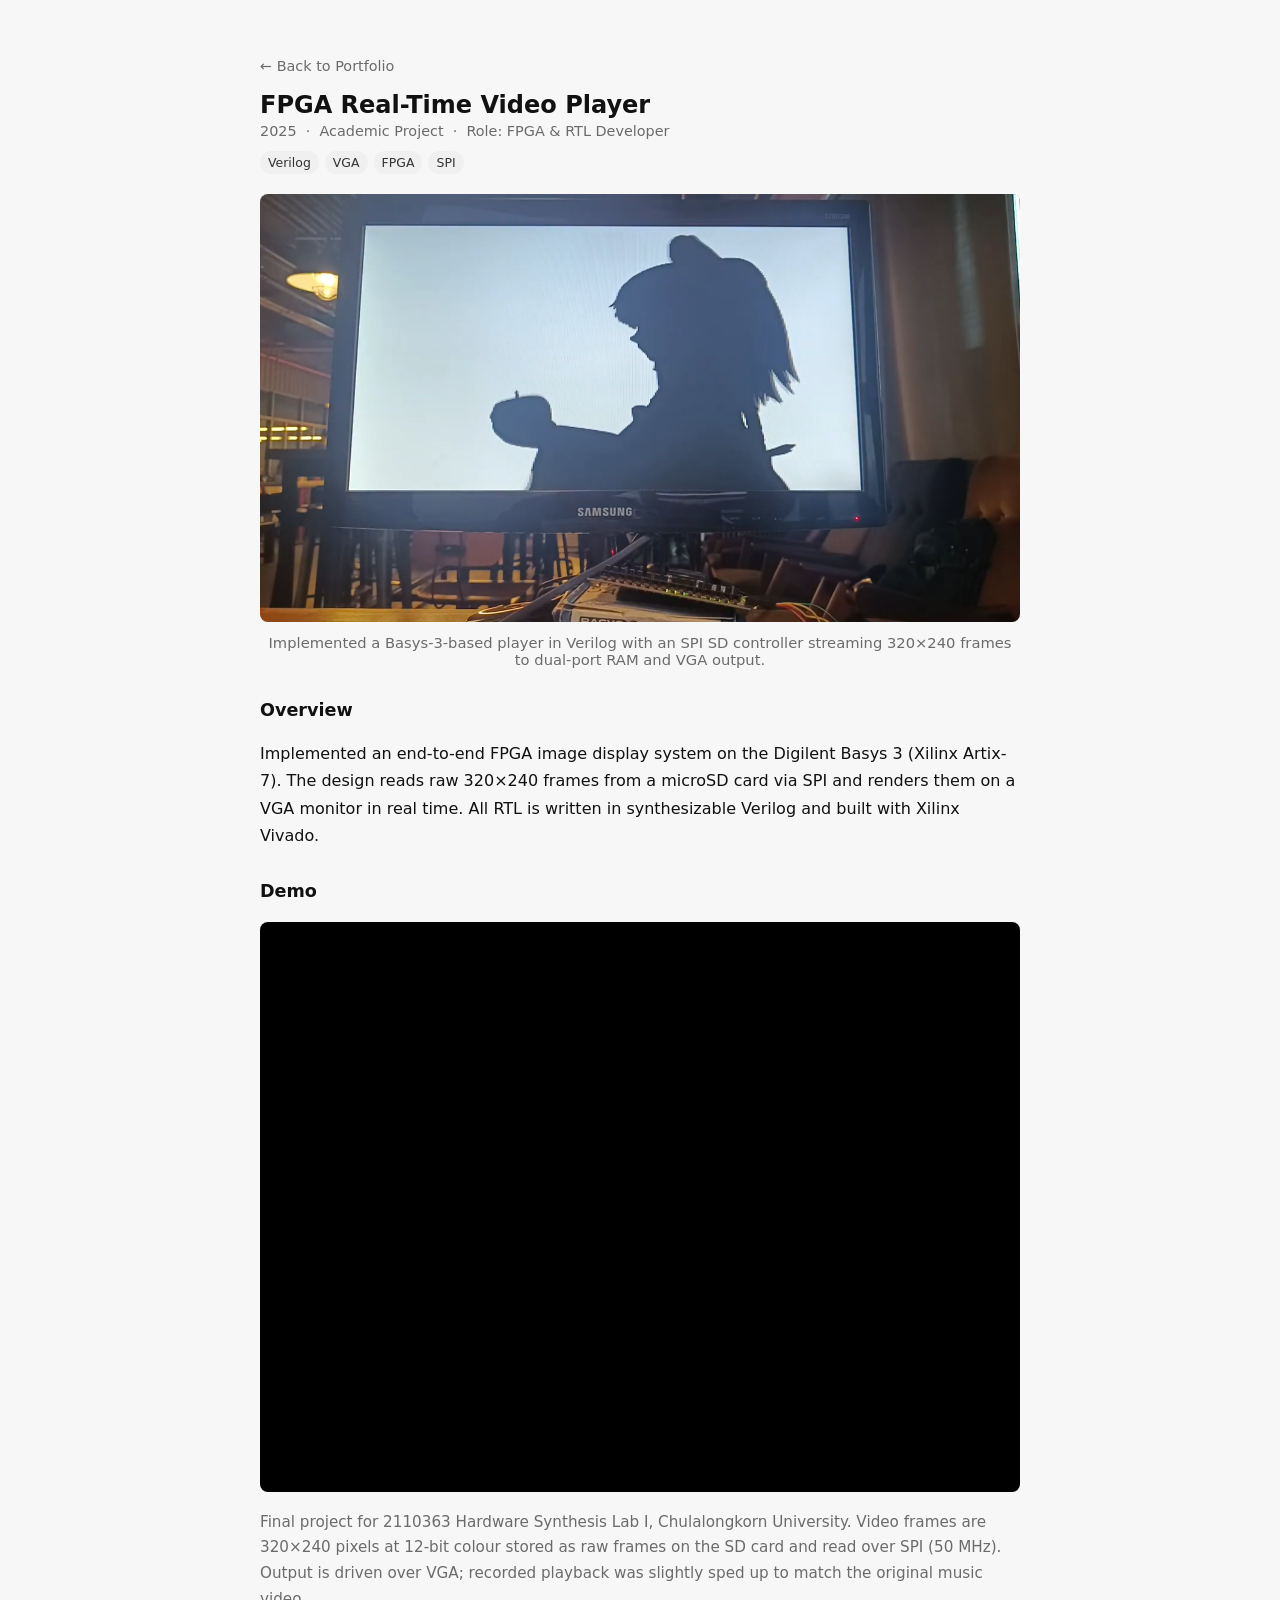
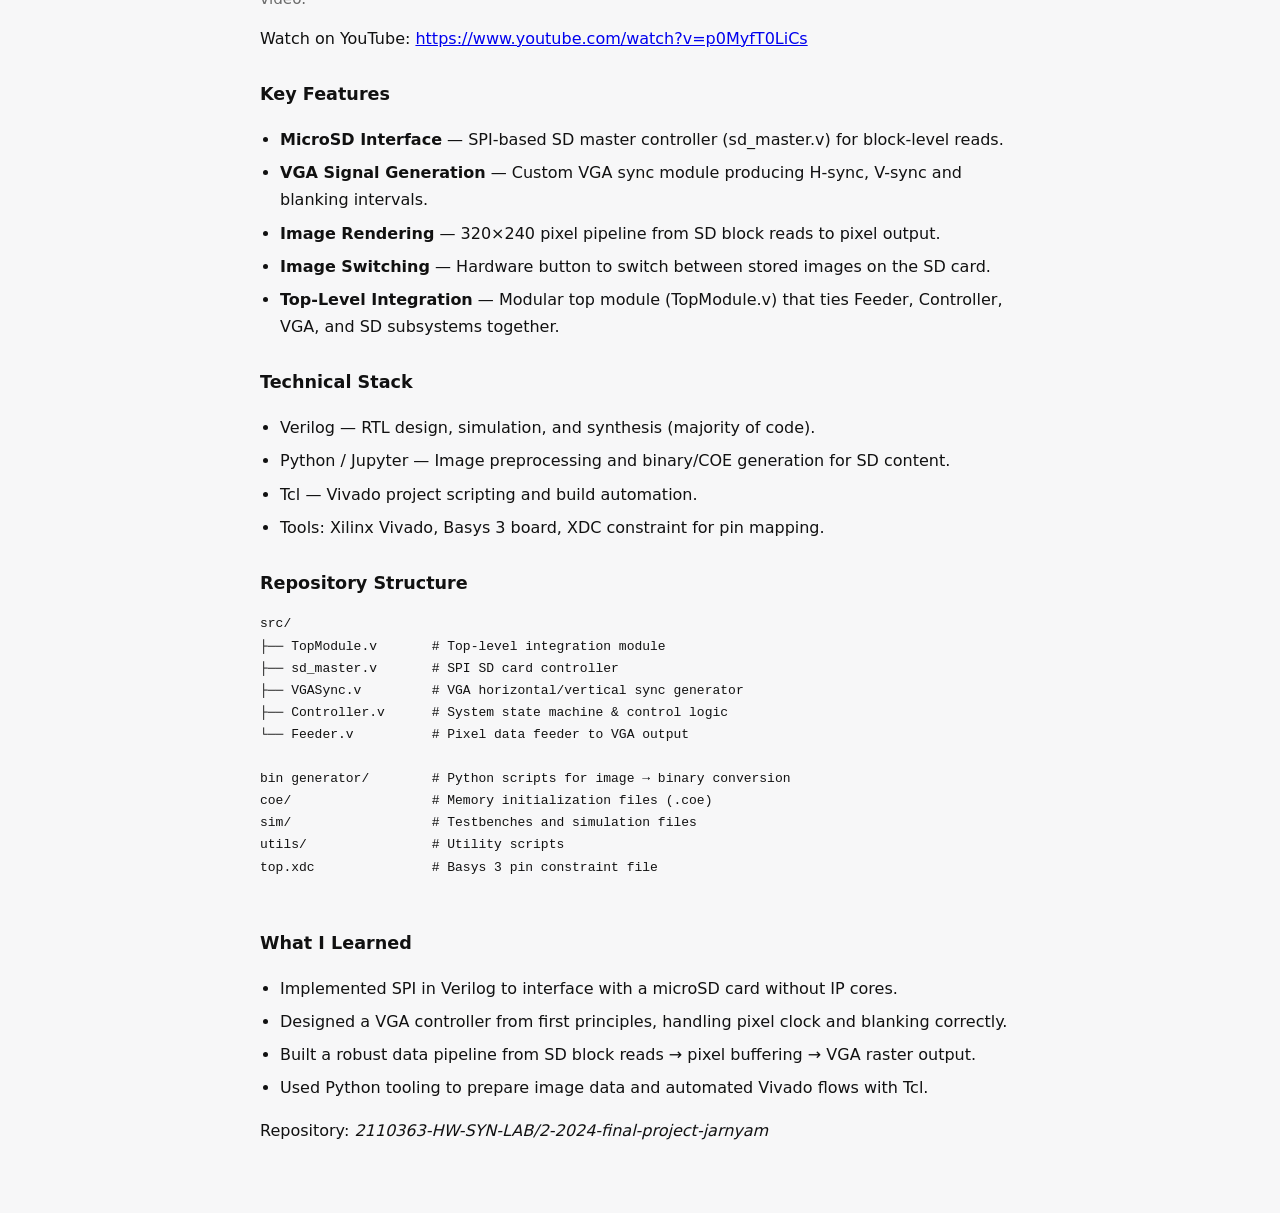
<file: portfolio/projects/fpga-video-player/index.html>
<!doctype html>
<html lang="en">
  <head>
    <meta charset="utf-8" />
    <meta name="viewport" content="width=device-width,initial-scale=1" />
    <title>FPGA Image Display System — Basys 3</title>
    <link rel="stylesheet" href="../../styles.css">
  <script src="../../meta-loader.js" defer></script>
</head>
<body>
  <div class="wrap">
    <!-- Header -->
    <a class="back" href="../../portfolio.html">← Back to Portfolio</a>
    <h1 id="project-title">Loading…</h1>
    <div id="project-meta" class="meta">&nbsp;</div>
    <div id="project-tags" class="tags"></div>

    <figure class="inbody-figure">
      <img id="project-thumb" class="inbody-img thumbnail" src="" alt="Project thumbnail" loading="lazy">
      <figcaption id="project-thumb-caption"></figcaption>
    </figure>

      <div class="body">
        <h2>Overview</h2>
        <p>
          Implemented an end-to-end FPGA image display system on the Digilent Basys 3 (Xilinx Artix-7).
          The design reads raw 320×240 frames from a microSD card via SPI and renders them on a VGA monitor in real time.
          All RTL is written in synthesizable Verilog and built with Xilinx Vivado.
        </p>

        <h2>Demo</h2>
        <div class="video-wrapper">
          <iframe src="https://www.youtube.com/embed/p0MyfT0LiCs" title="FPGA Video Demo" allowfullscreen></iframe>
        </div>
        <p class="demo-note">Final project for 2110363 Hardware Synthesis Lab I, Chulalongkorn University. Video frames are 320×240 pixels at 12-bit colour stored as raw frames on the SD card and read over SPI (50 MHz). Output is driven over VGA; recorded playback was slightly sped up to match the original music video.</p>
        <p>Watch on YouTube: <a href="https://www.youtube.com/watch?v=p0MyfT0LiCs" target="_blank" rel="noopener">https://www.youtube.com/watch?v=p0MyfT0LiCs</a></p>

        <h2>Key Features</h2>
        <ul>
          <li><strong>MicroSD Interface</strong> — SPI-based SD master controller (sd_master.v) for block-level reads.</li>
          <li><strong>VGA Signal Generation</strong> — Custom VGA sync module producing H-sync, V-sync and blanking intervals.</li>
          <li><strong>Image Rendering</strong> — 320×240 pixel pipeline from SD block reads to pixel output.</li>
          <li><strong>Image Switching</strong> — Hardware button to switch between stored images on the SD card.</li>
          <li><strong>Top-Level Integration</strong> — Modular top module (TopModule.v) that ties Feeder, Controller, VGA, and SD subsystems together.</li>
        </ul>

        <h2>Technical Stack</h2>
        <ul>
          <li>Verilog — RTL design, simulation, and synthesis (majority of code).</li>
          <li>Python / Jupyter — Image preprocessing and binary/COE generation for SD content.</li>
          <li>Tcl — Vivado project scripting and build automation.</li>
          <li>Tools: Xilinx Vivado, Basys 3 board, XDC constraint for pin mapping.</li>
        </ul>

        <h2>Repository Structure</h2>
        <pre>
src/
├── TopModule.v       # Top-level integration module
├── sd_master.v       # SPI SD card controller
├── VGASync.v         # VGA horizontal/vertical sync generator
├── Controller.v      # System state machine & control logic
└── Feeder.v          # Pixel data feeder to VGA output

bin generator/        # Python scripts for image → binary conversion
coe/                  # Memory initialization files (.coe)
sim/                  # Testbenches and simulation files
utils/                # Utility scripts
top.xdc               # Basys 3 pin constraint file
        </pre>

        <h2>What I Learned</h2>
        <ul>
          <li>Implemented SPI in Verilog to interface with a microSD card without IP cores.</li>
          <li>Designed a VGA controller from first principles, handling pixel clock and blanking correctly.</li>
          <li>Built a robust data pipeline from SD block reads → pixel buffering → VGA raster output.</li>
          <li>Used Python tooling to prepare image data and automated Vivado flows with Tcl.</li>
        </ul>

        <p>Repository: <em>2110363-HW-SYN-LAB/2-2024-final-project-jarnyam</em></p>
      </div>
    </div>
  </body>
</html>
</file>
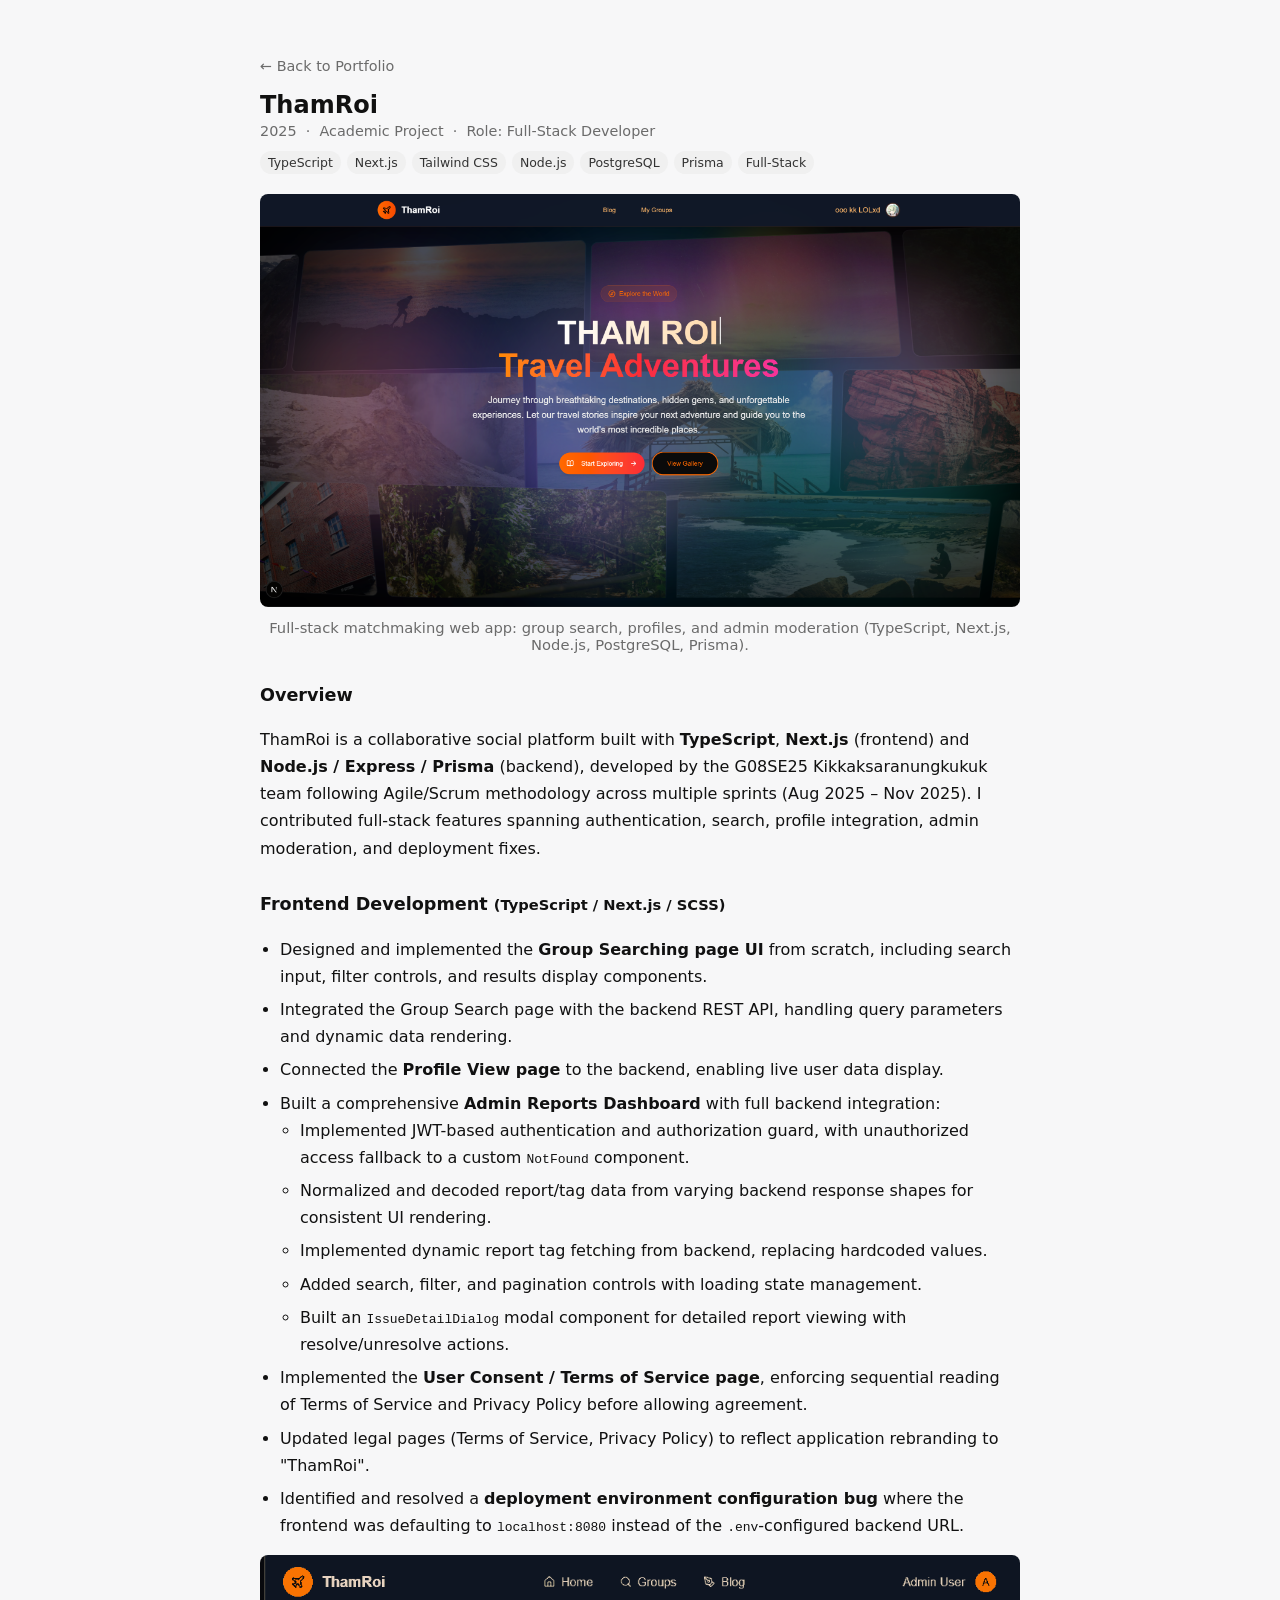
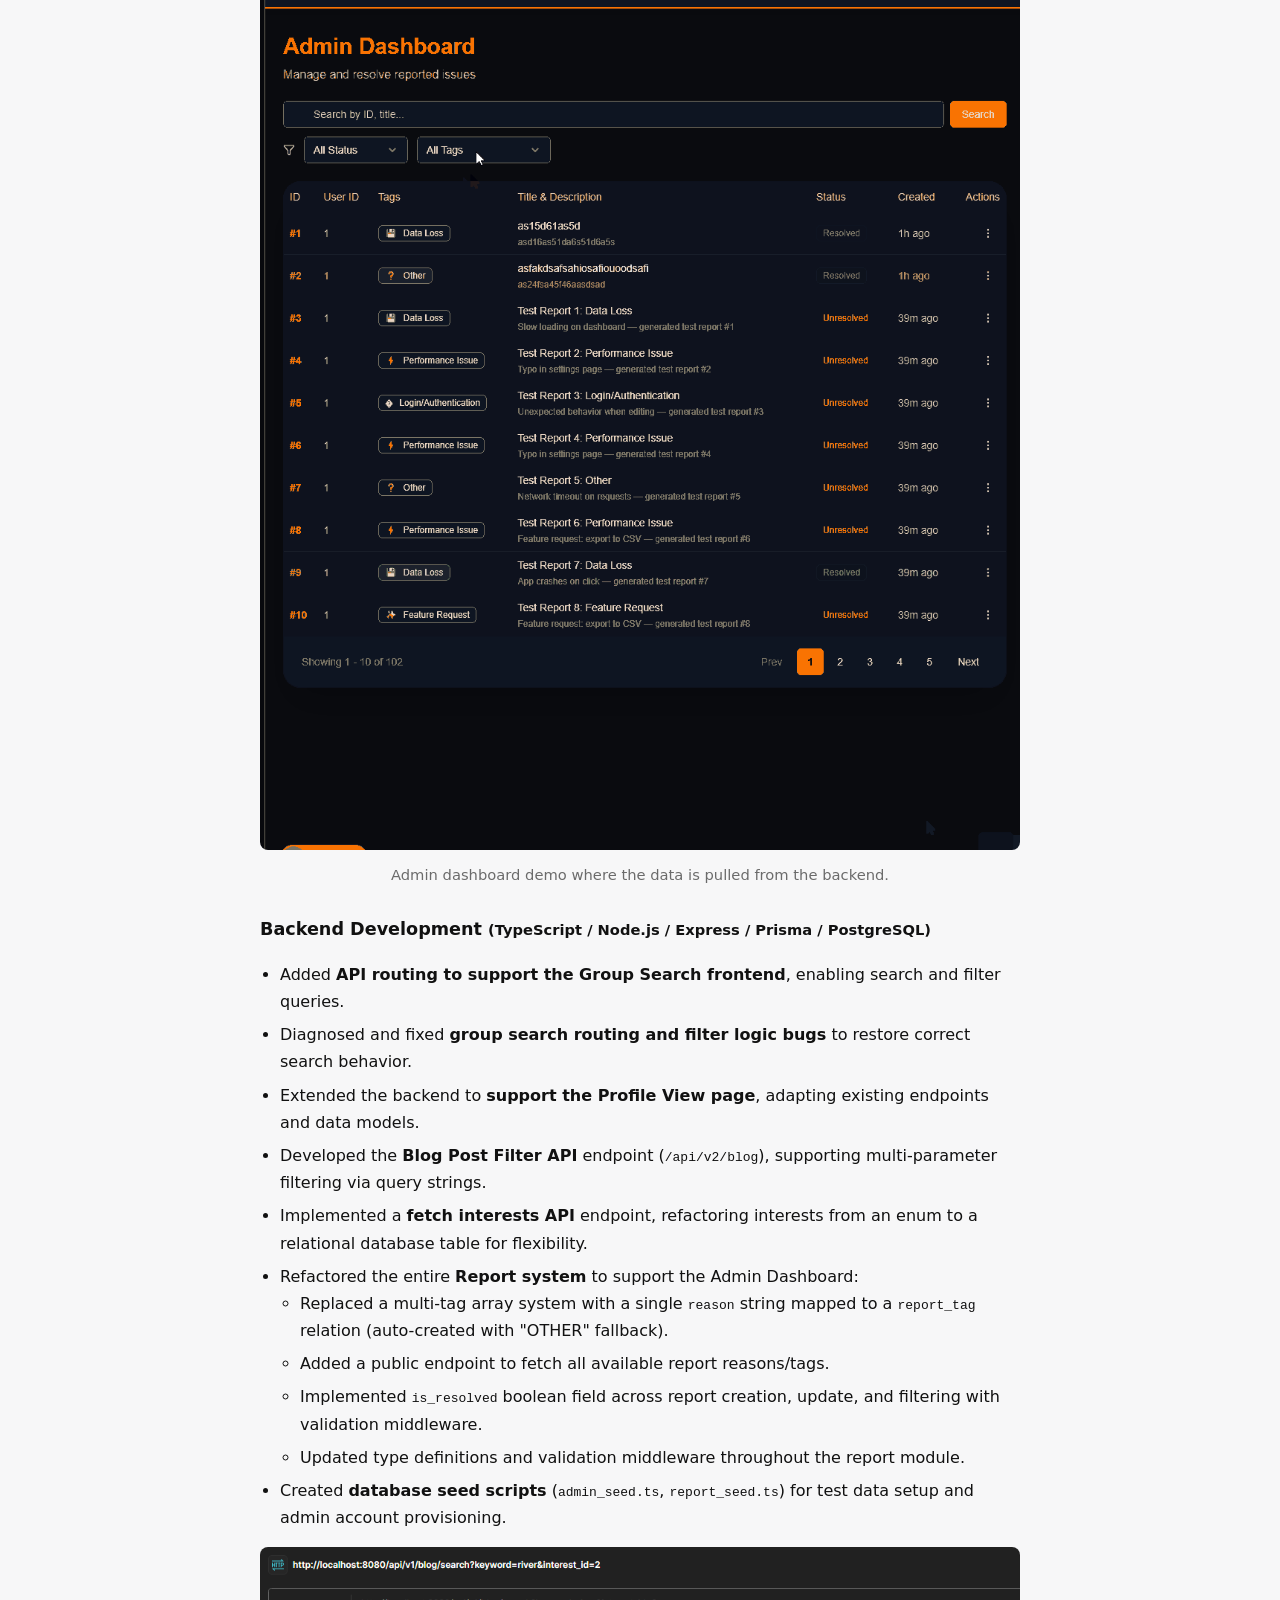
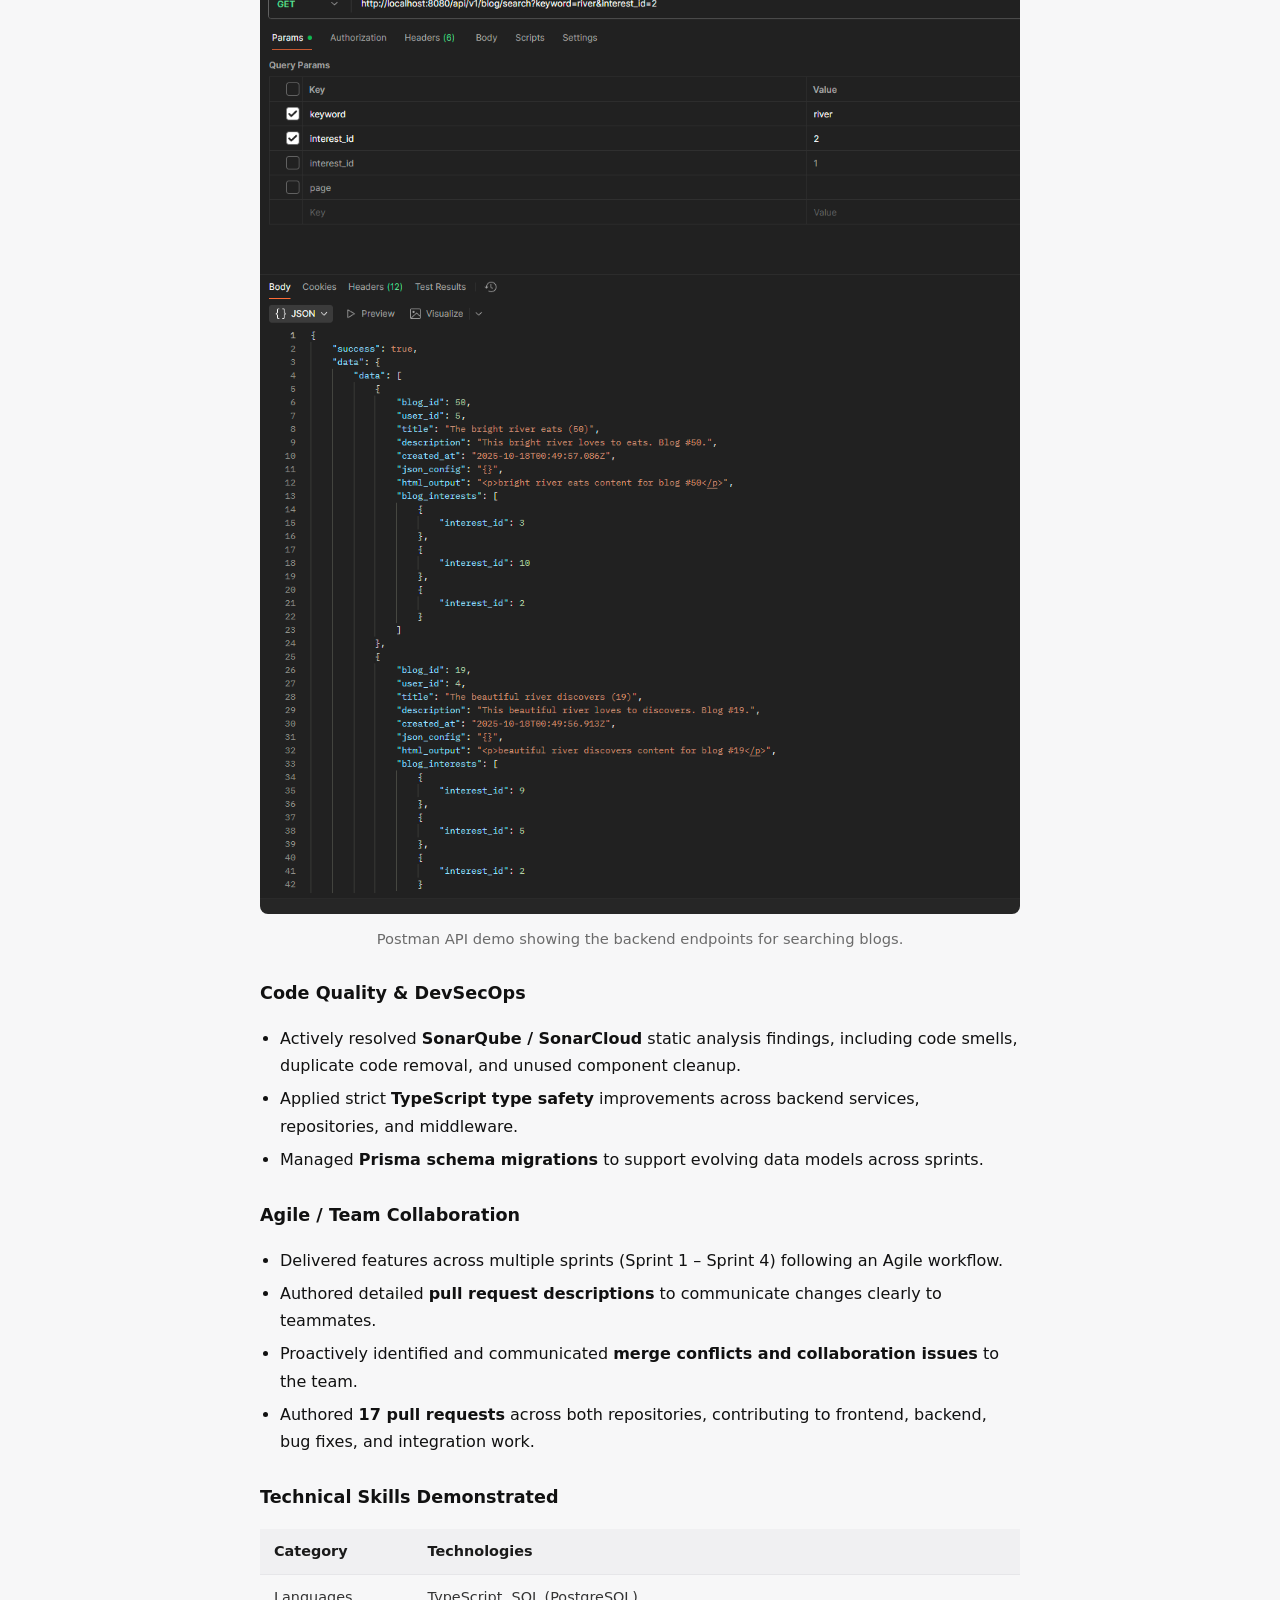
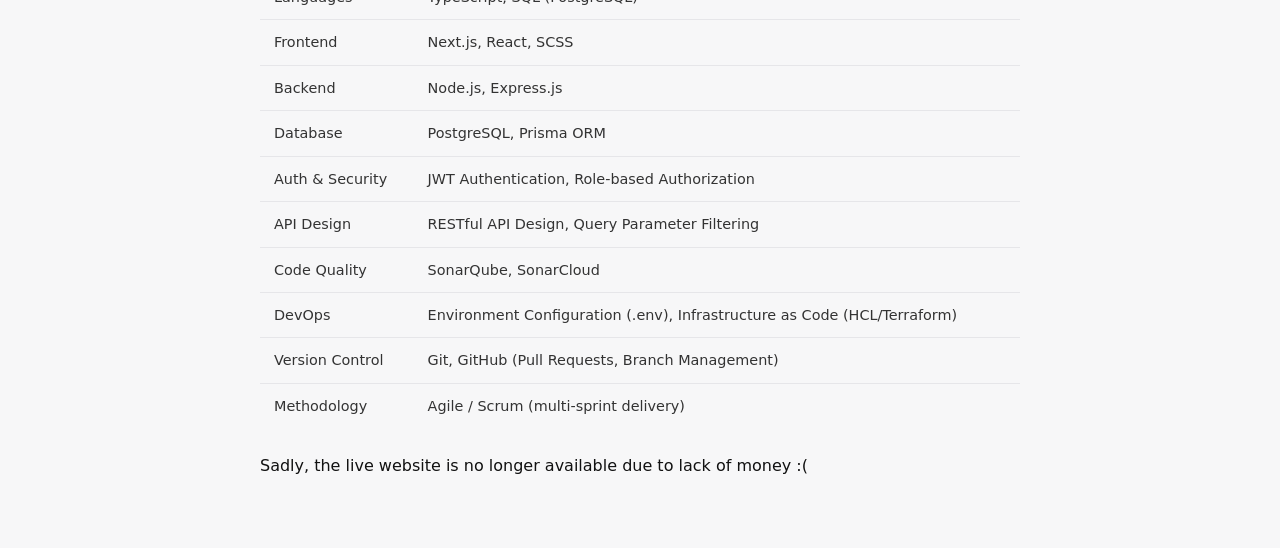
<file: portfolio/projects/thamroi/index.html>
<!doctype html>
<html lang="en">

<head>
  <meta charset="utf-8">
  <meta name="viewport" content="width=device-width,initial-scale=1">
  <title>ThamRoi — Project</title>
  <link rel="stylesheet" href="../../styles.css">
  <script src="../../meta-loader.js" defer></script>
</head>

<body>
  <div class="wrap">
    <!-- Header -->
    <a class="back" href="../../portfolio.html">← Back to Portfolio</a>
    <h1 id="project-title">Loading…</h1>
    <div id="project-meta" class="meta">&nbsp;</div>
    <div id="project-tags" class="tags"></div>

    <figure class="inbody-figure">
      <img id="project-thumb" class="inbody-img thumbnail" src="" alt="Project thumbnail" loading="lazy">
      <figcaption id="project-thumb-caption"></figcaption>
    </figure>

    <div class="body">
      <h2>Overview</h2>
      <p>ThamRoi is a collaborative social platform built with <strong>TypeScript</strong>, <strong>Next.js</strong>
        (frontend) and <strong>Node.js / Express / Prisma</strong> (backend), developed by the G08SE25
        Kikkaksaranungkukuk team following Agile/Scrum methodology across multiple sprints (Aug&nbsp;2025 –
        Nov&nbsp;2025). I contributed full-stack features spanning authentication, search, profile integration, admin
        moderation, and deployment fixes.
      </p>

      <h2>Frontend Development <small>(TypeScript / Next.js / SCSS)</small></h2>
      <ul>
        <li>Designed and implemented the <strong>Group Searching page UI</strong> from scratch, including search
          input, filter controls, and results display components.</li>
        <li>Integrated the Group Search page with the backend REST API, handling query parameters and dynamic data
          rendering.</li>
        <li>Connected the <strong>Profile View page</strong> to the backend, enabling live user data display.</li>
        <li>Built a comprehensive <strong>Admin Reports Dashboard</strong> with full backend integration:
          <ul>
            <li>Implemented JWT-based authentication and authorization guard, with unauthorized access fallback to a
              custom <code>NotFound</code> component.</li>
            <li>Normalized and decoded report/tag data from varying backend response shapes for consistent UI
              rendering.</li>
            <li>Implemented dynamic report tag fetching from backend, replacing hardcoded values.</li>
            <li>Added search, filter, and pagination controls with loading state management.</li>
            <li>Built an <code>IssueDetailDialog</code> modal component for detailed report viewing with
              resolve/unresolve actions.</li>
          </ul>
        </li>
        <li>Implemented the <strong>User Consent / Terms of Service page</strong>, enforcing sequential reading of
          Terms of Service and Privacy Policy before allowing agreement.</li>
        <li>Updated legal pages (Terms of Service, Privacy Policy) to reflect application rebranding to
          "ThamRoi".</li>
        <li>Identified and resolved a <strong>deployment environment configuration bug</strong> where the frontend
          was defaulting to <code>localhost:8080</code> instead of the <code>.env</code>-configured backend URL.
        </li>
      </ul>

      <figure class="inbody-figure">
        <img class="inbody-img" src="admin-dashboard.gif" alt="Admin dashboard demo" loading="lazy">
        <figcaption>Admin dashboard demo where the data is pulled from the backend.</figcaption>
      </figure>

      <h2>Backend Development <small>(TypeScript / Node.js / Express / Prisma / PostgreSQL)</small></h2>
      <ul>
        <li>Added <strong>API routing to support the Group Search frontend</strong>, enabling search and filter
          queries.</li>
        <li>Diagnosed and fixed <strong>group search routing and filter logic bugs</strong> to restore correct
          search behavior.</li>
        <li>Extended the backend to <strong>support the Profile View page</strong>, adapting existing endpoints and
          data models.</li>
        <li>Developed the <strong>Blog Post Filter API</strong> endpoint (<code>/api/v2/blog</code>), supporting
          multi-parameter filtering via query strings.</li>
        <li>Implemented a <strong>fetch interests API</strong> endpoint, refactoring interests from an enum to a
          relational database table for flexibility.</li>
        <li>Refactored the entire <strong>Report system</strong> to support the Admin Dashboard:
          <ul>
            <li>Replaced a multi-tag array system with a single <code>reason</code> string mapped to a
              <code>report_tag</code> relation (auto-created with "OTHER" fallback).</li>
            <li>Added a public endpoint to fetch all available report reasons/tags.</li>
            <li>Implemented <code>is_resolved</code> boolean field across report creation, update, and filtering
              with validation middleware.</li>
            <li>Updated type definitions and validation middleware throughout the report module.</li>
          </ul>
        </li>
        <li>Created <strong>database seed scripts</strong> (<code>admin_seed.ts</code>,
          <code>report_seed.ts</code>) for test data setup and admin account provisioning.</li>
      </ul>

      <figure class="inbody-figure">
        <img class="inbody-img" src="postmanapi.png" alt="Postman API demo" loading="lazy">
        <figcaption>Postman API demo showing the backend endpoints for searching blogs.</figcaption>
      </figure>

      <h2>Code Quality &amp; DevSecOps</h2>
      <ul>
        <li>Actively resolved <strong>SonarQube / SonarCloud</strong> static analysis findings, including code
          smells, duplicate code removal, and unused component cleanup.</li>
        <li>Applied strict <strong>TypeScript type safety</strong> improvements across backend services,
          repositories, and middleware.</li>
        <li>Managed <strong>Prisma schema migrations</strong> to support evolving data models across sprints.</li>
      </ul>

      <h2>Agile / Team Collaboration</h2>
      <ul>
        <li>Delivered features across multiple sprints (Sprint 1 – Sprint 4) following an Agile workflow.</li>
        <li>Authored detailed <strong>pull request descriptions</strong> to communicate changes clearly to
          teammates.</li>
        <li>Proactively identified and communicated <strong>merge conflicts and collaboration issues</strong> to the
          team.</li>
        <li>Authored <strong>17 pull requests</strong> across both repositories, contributing to frontend, backend,
          bug fixes, and integration work.</li>
      </ul>

      <h2>Technical Skills Demonstrated</h2>
      <table>
        <thead>
          <tr><th>Category</th><th>Technologies</th></tr>
        </thead>
        <tbody>
          <tr><td>Languages</td><td>TypeScript, SQL (PostgreSQL)</td></tr>
          <tr><td>Frontend</td><td>Next.js, React, SCSS</td></tr>
          <tr><td>Backend</td><td>Node.js, Express.js</td></tr>
          <tr><td>Database</td><td>PostgreSQL, Prisma ORM</td></tr>
          <tr><td>Auth &amp; Security</td><td>JWT Authentication, Role-based Authorization</td></tr>
          <tr><td>API Design</td><td>RESTful API Design, Query Parameter Filtering</td></tr>
          <tr><td>Code Quality</td><td>SonarQube, SonarCloud</td></tr>
          <tr><td>DevOps</td><td>Environment Configuration (.env), Infrastructure as Code (HCL/Terraform)</td></tr>
          <tr><td>Version Control</td><td>Git, GitHub (Pull Requests, Branch Management)</td></tr>
          <tr><td>Methodology</td><td>Agile / Scrum (multi-sprint delivery)</td></tr>
        </tbody>
      </table>

      <p>Sadly, the live website is no longer available due to lack of money :(</p>
    </div>
  </div>
</body>

</html>
</file>
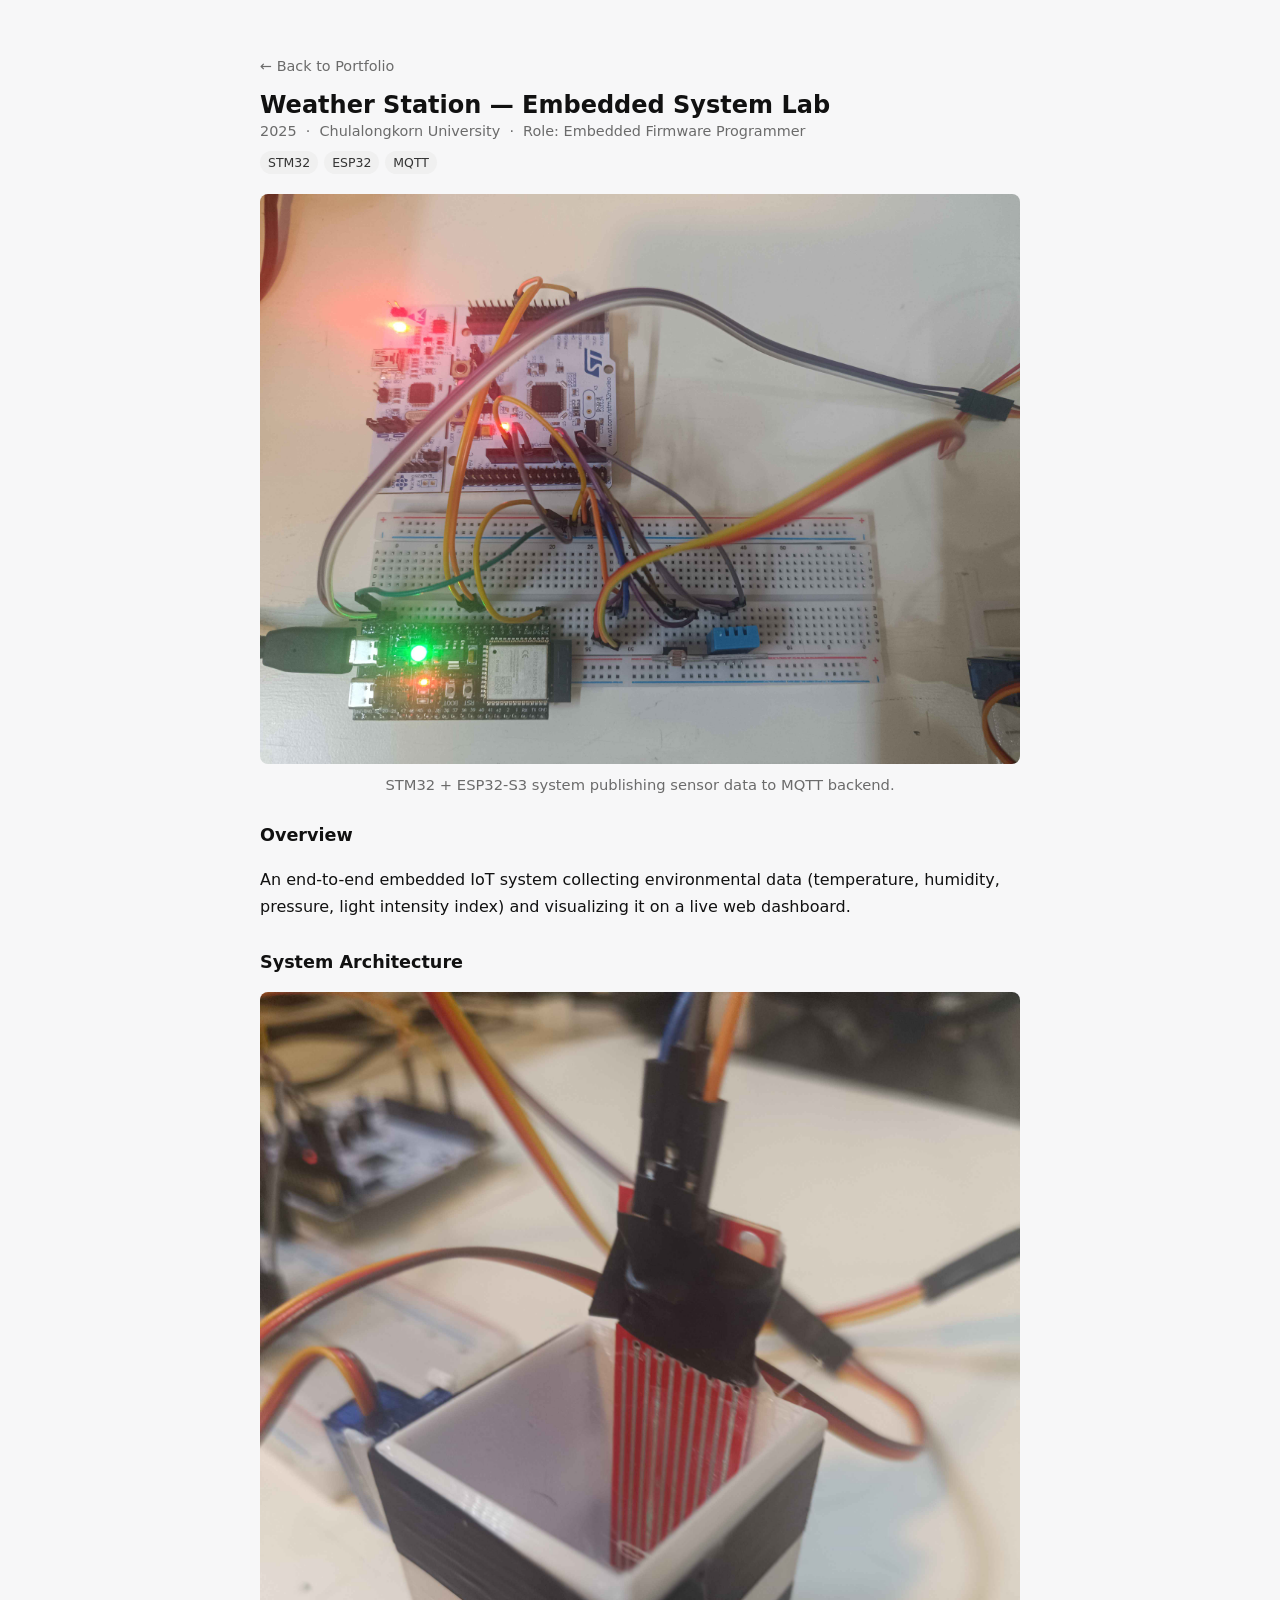
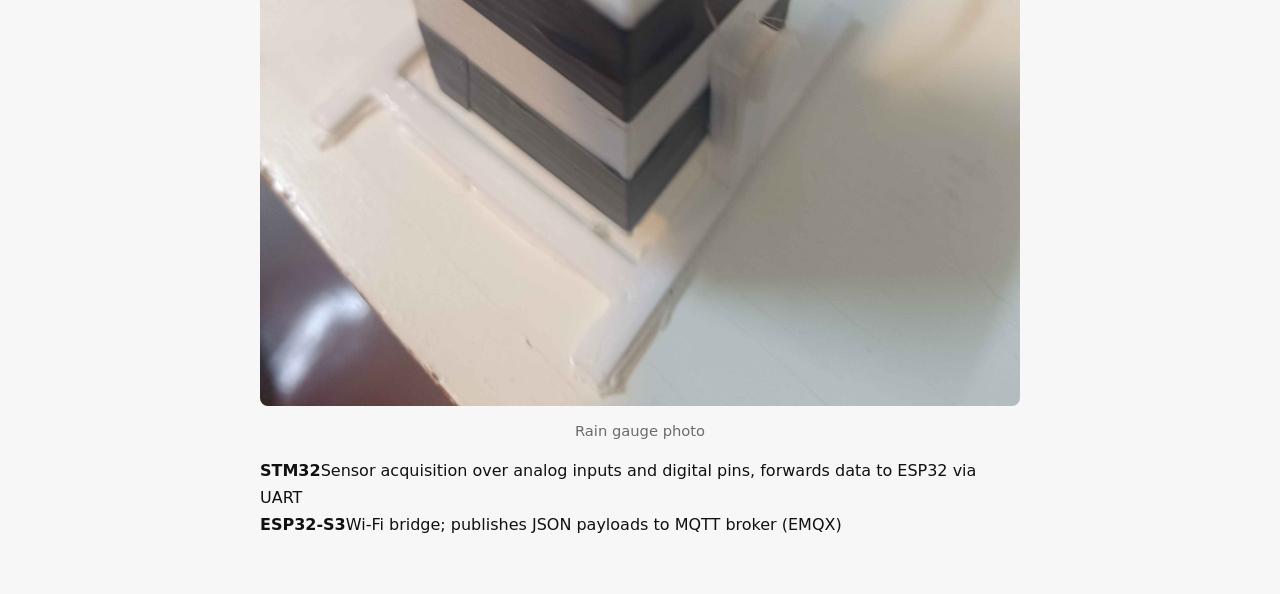
<file: portfolio/projects/weather-station/index.html>
<!doctype html>
<html lang="en">
  <head>
    <meta charset="utf-8" />
    <meta name="viewport" content="width=device-width,initial-scale=1" />
    <title>Weather Station — Embedded System Lab</title>
    <link rel="stylesheet" href="../../styles.css">
    <script src="../../meta-loader.js" defer></script>
  </head>
  <body>
    <div class="wrap">
      <!-- Header -->
      <a class="back" href="../../portfolio.html">← Back to Portfolio</a>
      <h1 id="project-title">Loading…</h1>
      <div id="project-meta" class="meta">&nbsp;</div>
      <div id="project-tags" class="tags"></div>

      <figure class="inbody-figure">
        <img id="project-thumb" class="inbody-img thumbnail" src="" alt="Project thumbnail" loading="lazy">
        <figcaption id="project-thumb-caption"></figcaption>
      </figure>

      <!-- ── Project body — customize freely below ── -->
      <div class="body">
        <h2>Overview</h2>
        <p>
          An end-to-end embedded IoT system collecting environmental data (temperature, humidity, pressure, light intensity index)
          and visualizing it on a live web dashboard.
        </p>

        <h2>System Architecture</h2>
        <div class="arch-row">
          <figure class="inbody-figure">
            <img class="inbody-img" src="rain-gauge.jpg" alt="Rain gauge photo" loading="lazy">
            <figcaption>Rain gauge photo</figcaption>
          </figure>
          
          <div class="arch-box"><strong>STM32</strong>Sensor acquisition over analog inputs and digital pins, forwards data to ESP32 via UART</div>
          <div class="arch-box"><strong>ESP32-S3</strong>Wi-Fi bridge; publishes JSON payloads to MQTT broker (EMQX)</div>
        </div>
      </div>
    </div>
  </body>
</html>
</file>
<file: portfolio/styles.css>
:root { --bg: #f7f7f8; --card: #fff; --muted: #6b6b6b; --accent: #1a1a1a }
html, body { margin: 0; font-family: Inter, ui-sans-serif, system-ui, Segoe UI, Roboto, "Helvetica Neue", Arial; background: var(--bg); color: #111 }
.wrap { max-width: 760px; margin: 32px auto; padding: 24px }
a.back { color: var(--muted); text-decoration: none; font-size: 0.9rem }
a.back:hover { text-decoration: underline }
h1 { font-size: 1.5rem; margin: 16px 0 4px }
.meta { color: var(--muted); font-size: 0.9rem; margin-bottom: 12px }
.tags { margin-bottom: 20px }
.tag { display: inline-block; background: #f0f0f0; color: #333; padding: 4px 8px; border-radius: 999px; font-size: 0.78rem; margin-right: 6px }
.thumbnail { width: 100%; height: auto; display: block; border-radius: 10px; margin-bottom: 24px }
.thumbnail-placeholder { width: 100%; height: 220px; border-radius: 10px; background: #e2e4e8; display: flex; align-items: center; justify-content: center; color: var(--muted); font-size: 0.9rem; margin-bottom: 24px }
.body { line-height: 1.7 }
.body h2 { font-size: 1.1rem; margin-top: 28px }
.body p { margin: 0 0 12px }
.body ul { padding-left: 20px }
.body li { margin-bottom: 6px }
.eq { font-family: "Georgia", serif; background: #f4f4f6; padding: 8px 14px; border-radius: 6px; font-size: 0.92rem; margin: 10px 0 16px; display: inline-block }
/* Images placed inside a project body */
.body img,
.inbody-img {
	max-width: 100%;
	height: auto;
	display: block;
	margin: 12px 0;
	border-radius: 8px;
}

/* Figure + caption for images inside project body */
.inbody-figure,
.body figure {
	margin: 14px 0;
}
.inbody-figure img {
	border-radius: 8px;
}
.inbody-figure figcaption,
.body figure figcaption {
	margin-top: 8px;
	font-size: 0.92rem;
	color: var(--muted);
	text-align: center;
}
/* Portfolio grid & card styles */
header { display: flex; align-items: center; gap: 16px }
.avatar { width: 64px; height: 64px; border-radius: 8px; object-fit: cover }
.lead { margin: 6px 0 0; color: var(--muted) }
.grid { display: grid; grid-template-columns: repeat(auto-fit, 320px); gap: 16px; margin-top: 22px; justify-content: center }
.card { background: var(--card); border-radius: 10px; overflow: hidden; box-shadow: 0 6px 18px rgba(18,18,18,.06); display: flex; flex-direction: column; text-decoration: none; color: inherit; transition: transform 200ms ease, box-shadow 200ms ease; will-change: transform }
.card-thumb { width: 100%; height: 140px; object-fit: cover; background: #e2e4e8; display: block }
.card-thumb-placeholder { width: 100%; height: 140px; background: #e2e4e8; display: flex; align-items: center; justify-content: center; color: var(--muted); font-size: 0.8rem }
.card-body { padding: 16px; flex: 1; display: flex; flex-direction: column }
.card h3 { margin: 0 0 4px; font-size: 1rem }
.card-meta { font-size: 0.82rem; color: var(--muted); margin-bottom: 8px }
.card p { font-size: 0.9rem; margin: 0 0 12px; flex: 1 }
.card:hover, .card:focus-within { transform: translateY(-6px); box-shadow: 0 10px 28px rgba(18,18,18,.10) }
.card:focus-visible { outline: 3px solid rgba(26,26,26,0.12); outline-offset: 4px }

/* Remove explicit view button (cards themselves are links now) */
.card-link { display: none }
.loading { color: var(--muted); margin-top: 24px; font-size: 0.95rem }
.error-msg { color: #c0392b; margin-top: 24px; font-size: 0.9rem }
footer { margin-top: 28px; color: var(--muted); font-size: 0.9rem }
@media (max-width: 520px) { .wrap { padding: 12px } header { gap: 12px } .avatar { width: 56px; height: 56px } }
@media (max-width: 360px) {
	.grid { grid-template-columns: 1fr }
	.card { width: auto }
}
/* Video/demo styles */
/* Controls: search, sort, tag filters */
.controls { display: flex; align-items: center; gap: 8px; flex-wrap: wrap; margin-top: 8px }
.controls input[type="search"] { flex: 1 1 220px; padding: 8px 12px; border-radius: 8px; border: 1px solid #e6e6e9; background: white; box-shadow: inset 0 1px 0 rgba(0,0,0,0.02) }
.controls select { padding: 8px 10px; border-radius: 8px; border: 1px solid #e6e6e9; background: white }
.tag-filter { margin-left: 6px; padding: 6px 10px; border-radius: 999px; border: 1px solid #e6e6e9; background: #fafafa; color: #333; cursor: pointer; font-size: 0.85rem }
.tag-filter:hover { background: #f3f3f5 }
.tag-filter.active { background: #111; color: #fff; border-color: #111 }
.controls label { color: var(--muted); font-size: 0.9rem }

/* Table styles */
.body table { width: 100%; border-collapse: collapse; margin: 16px 0 24px; font-size: 0.9rem }
.body table th, .body table td { padding: 10px 14px; text-align: left; border-bottom: 1px solid #e6e6e9 }
.body table thead tr { background: #f0f0f2 }
.body table th { font-weight: 600; color: var(--accent) }
.body table td { color: #333 }
.body table tbody tr:last-child td { border-bottom: none }
.body table tbody tr:hover { background: #fafafa }

.video-wrapper { position: relative; padding-top: 75%; margin-bottom: 18px }
.video-wrapper iframe, .video-wrapper video { position: absolute; top: 0; left: 0; width: 100%; height: 100%; border: 0; border-radius: 8px; background: #000 }
.demo-note { color: var(--muted); font-size: 0.95rem; margin-bottom: 12px }
</file>
